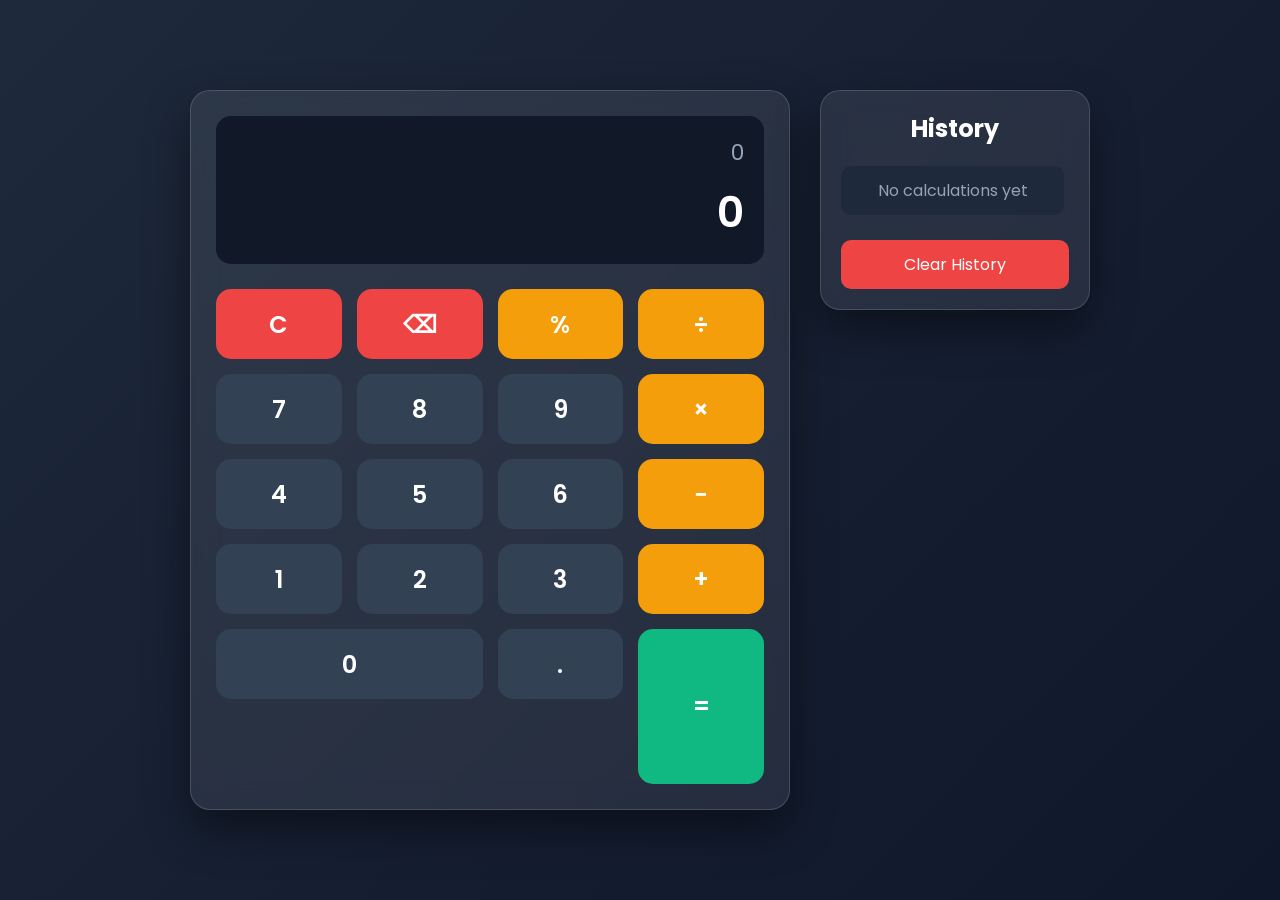
<file: OIBSIPWebDev-L2-Calculator/index.html>
<!DOCTYPE html>
<html lang="en">

<head>
    <meta charset="UTF-8">
    <meta name="viewport" content="width=device-width, initial-scale=1.0">
    <title>Advanced Calculator</title>

    <link rel="stylesheet" href="style.css">
</head>

<body>

    <div class="container">

        <!-- Calculator -->
        <div class="calculator">

            <!-- Display -->
            <div class="display">

                <div id="expression" class="expression">
                    0
                </div>

                <div id="result" class="result">
                    0
                </div>

            </div>

            <!-- Buttons -->
            <div class="buttons">

                <!-- Row 1 -->
                <button class="btn function" data-value="C" aria-label="Clear">
                    C
                </button>

                <button class="btn function" data-value="backspace" aria-label="Backspace">
                    ⌫
                </button>

                <button class="btn operator" data-value="%">
                    %
                </button>

                <button class="btn operator" data-value="/">
                    ÷
                </button>

                <!-- Row 2 -->
                <button class="btn number" data-value="7">
                    7
                </button>

                <button class="btn number" data-value="8">
                    8
                </button>

                <button class="btn number" data-value="9">
                    9
                </button>

                <button class="btn operator" data-value="*">
                    ×
                </button>

                <!-- Row 3 -->
                <button class="btn number" data-value="4">
                    4
                </button>

                <button class="btn number" data-value="5">
                    5
                </button>

                <button class="btn number" data-value="6">
                    6
                </button>

                <button class="btn operator" data-value="-">
                    −
                </button>

                <!-- Row 4 -->
                <button class="btn number" data-value="1">
                    1
                </button>

                <button class="btn number" data-value="2">
                    2
                </button>

                <button class="btn number" data-value="3">
                    3
                </button>

                <button class="btn operator" data-value="+">
                    +
                </button>

                <!-- Row 5 -->
                <button class="btn zero number" data-value="0">
                    0
                </button>

                <button class="btn number" data-value=".">
                    .
                </button>

                <button class="btn equal" data-value="=">
                    =
                </button>

            </div>

        </div>

        <!-- History Panel -->
        <div class="history">

            <h2>History</h2>

            <ul id="historyList">

                <li class="empty">
                    No calculations yet
                </li>

            </ul>

            <button id="clearHistory" class="history-btn">
                Clear History
            </button>

        </div>

    </div>

    <script src="script.js"></script>

</body>

</html>
</file>
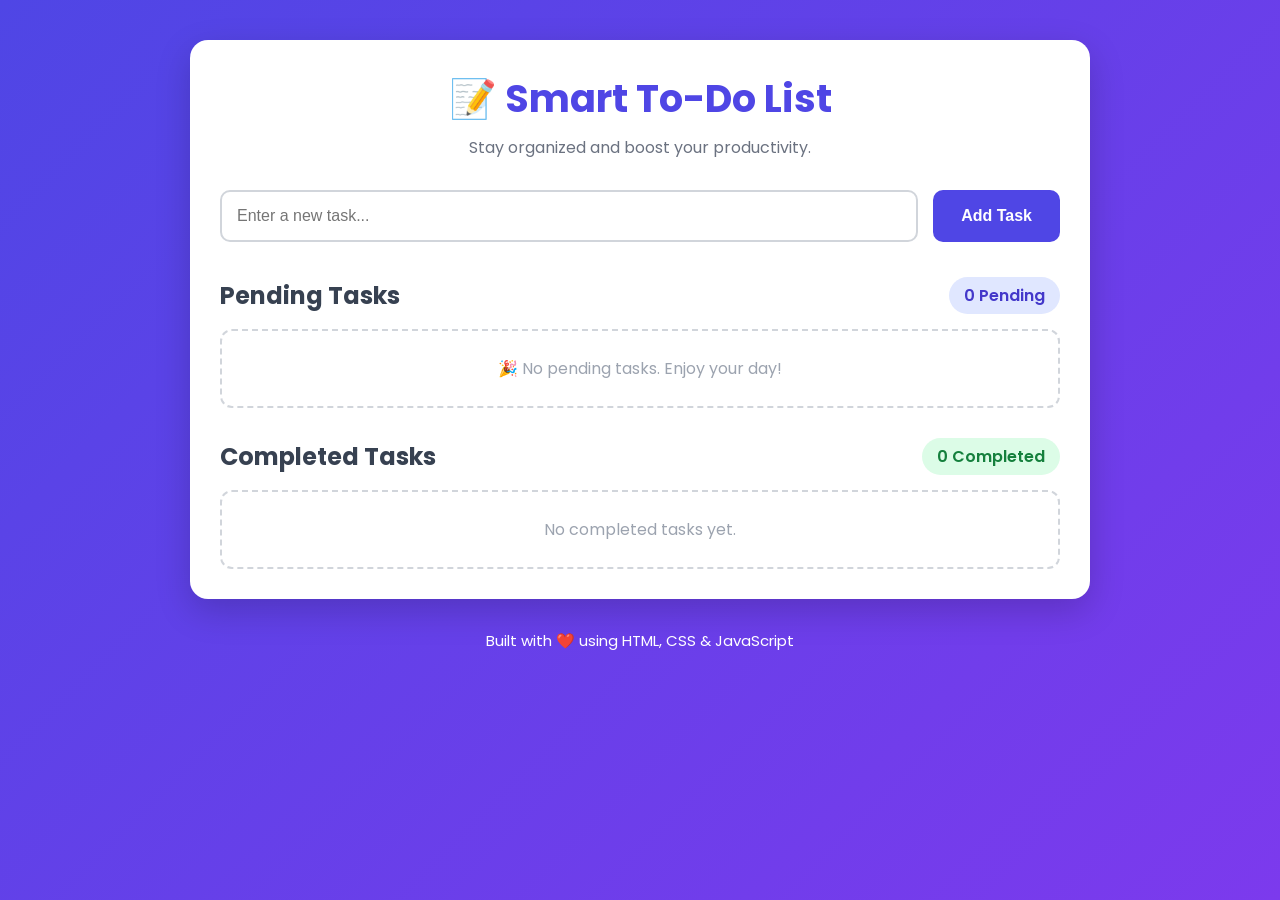
<file: OIBSIPWebDev-L2-to-do_app/index.html>
<!DOCTYPE html>
<html lang="en">
<head>
    <meta charset="UTF-8">
    <meta name="viewport" content="width=device-width, initial-scale=1.0">
    <title>Smart To-Do List</title>

    <!-- Google Font -->
    <link href="https://fonts.googleapis.com/css2?family=Poppins:wght@300;400;500;600;700&display=swap" rel="stylesheet">

    <!-- CSS -->
    <link rel="stylesheet" href="style.css">
</head>
<body>

    <div class="container">

        <!-- ================= HEADER ================= -->

        <header>
            <h1>📝 Smart To-Do List</h1>
            <p>Stay organized and boost your productivity.</p>
        </header>

        <!-- ================= ADD TASK ================= -->

        <section class="task-input">

            <input
                type="text"
                id="taskInput"
                placeholder="Enter a new task..."
            >

            <button id="addBtn">
                Add Task
            </button>

        </section>

        <!-- ================= PENDING ================= -->

        <section class="task-section">

            <div class="section-header">

                <h2>Pending Tasks</h2>

                <span class="counter" id="pendingCount">
                    0 Pending
                </span>

            </div>

            <p
                class="empty-message"
                id="pendingEmpty"
            >
                🎉 No pending tasks. Enjoy your day!
            </p>

            <div
                class="task-list"
                id="pendingList"
            ></div>

        </section>

        <!-- ================= COMPLETED ================= -->

        <section class="task-section">

            <div class="section-header">

                <h2>Completed Tasks</h2>

                <span class="counter completed" id="completedCount">
                    0 Completed
                </span>

            </div>

            <p
                class="empty-message"
                id="completedEmpty"
            >
                No completed tasks yet.
            </p>

            <div
                class="task-list"
                id="completedList"
            ></div>

        </section>

    </div>

    <!-- ================= FOOTER ================= -->

    <footer>

        <p>
            Built with ❤️ using HTML, CSS & JavaScript
        </p>

    </footer>

    <!-- JavaScript -->

    <script src="script.js"></script>

</body>
</html>
</file>
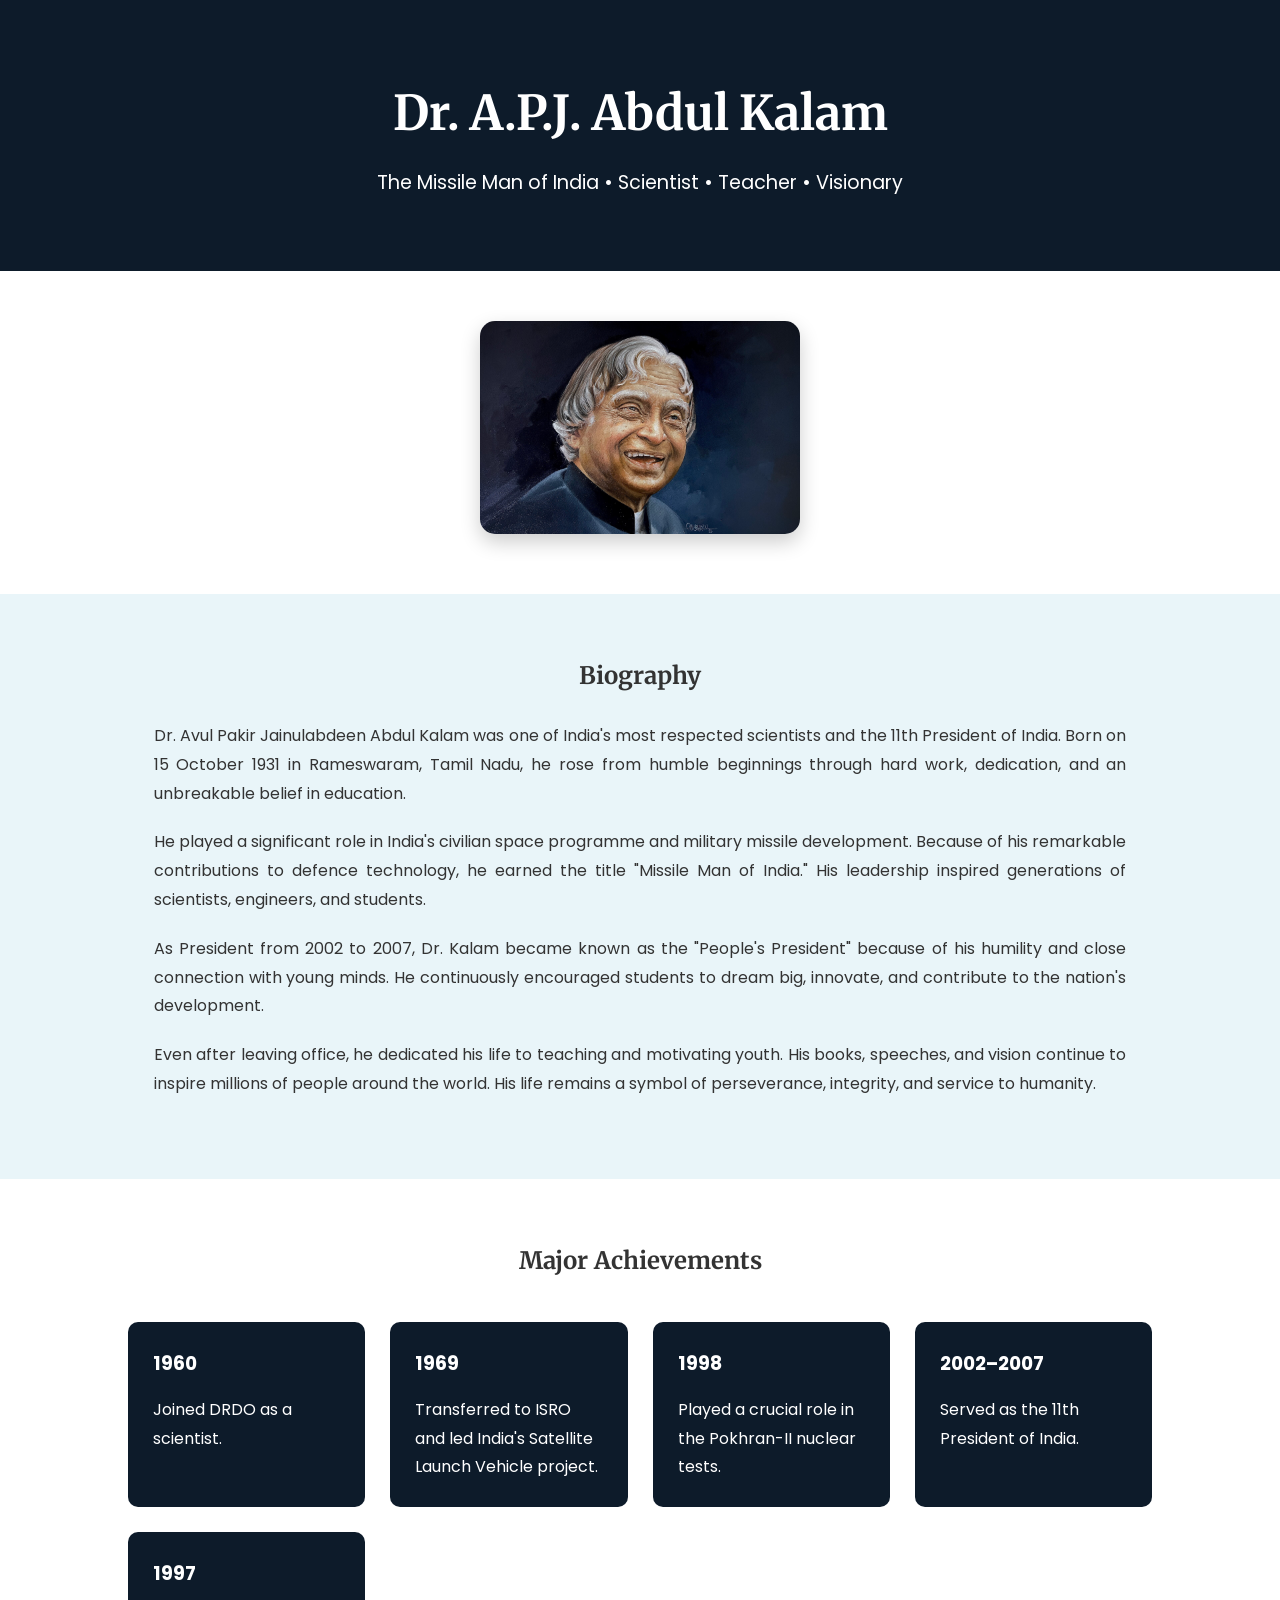
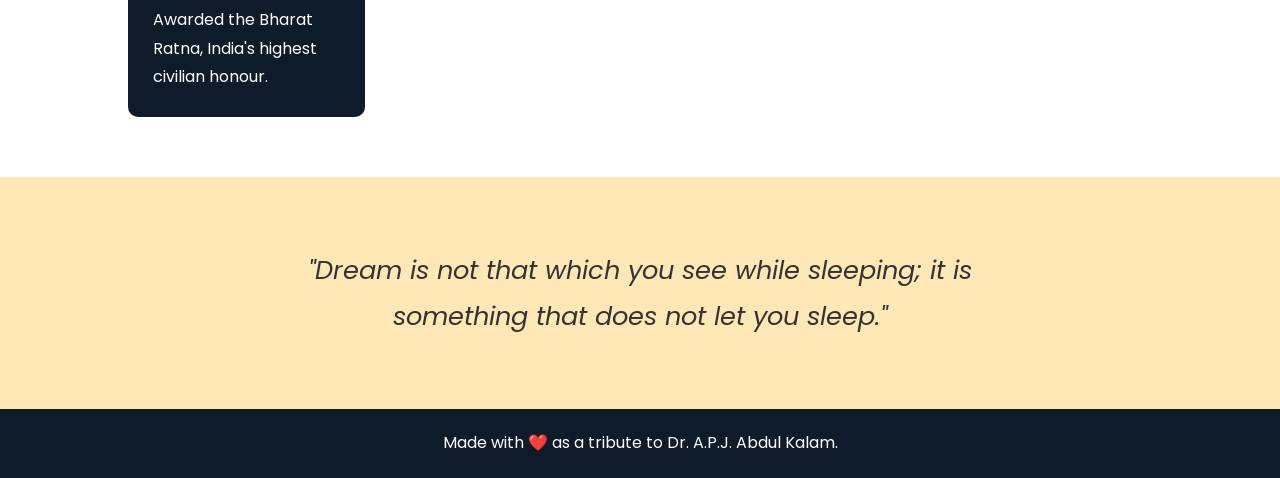
<file: OIBSIPWebDev-L2-tributepage/index.html>
<!DOCTYPE html>
<html lang="en">
<head>
    <meta charset="UTF-8">
    <meta name="viewport" content="width=device-width, initial-scale=1.0">
    <title>Tribute to Dr. A.P.J. Abdul Kalam</title>

    <link rel="stylesheet" href="style.css">

    <link href="https://fonts.googleapis.com/css2?family=Merriweather:wght@700&family=Poppins:wght@300;400;500;600&display=swap" rel="stylesheet">
</head>

<body>

<header class="hero">

    <h1>Dr. A.P.J. Abdul Kalam</h1>

    <p>The Missile Man of India • Scientist • Teacher • Visionary</p>

</header>


<section class="image-section">

    <img src="images/kalam.jpg" alt="Dr. APJ Abdul Kalam">

</section>


<section class="about">

    <h2>Biography</h2>

    <p>
        Dr. Avul Pakir Jainulabdeen Abdul Kalam was one of India's most respected scientists and
        the 11th President of India. Born on 15 October 1931 in Rameswaram, Tamil Nadu,
        he rose from humble beginnings through hard work, dedication, and an unbreakable belief
        in education.
    </p>

    <p>
        He played a significant role in India's civilian space programme and military missile
        development. Because of his remarkable contributions to defence technology, he earned
        the title "Missile Man of India." His leadership inspired generations of scientists,
        engineers, and students.
    </p>

    <p>
        As President from 2002 to 2007, Dr. Kalam became known as the "People's President"
        because of his humility and close connection with young minds. He continuously encouraged
        students to dream big, innovate, and contribute to the nation's development.
    </p>

    <p>
        Even after leaving office, he dedicated his life to teaching and motivating youth.
        His books, speeches, and vision continue to inspire millions of people around the world.
        His life remains a symbol of perseverance, integrity, and service to humanity.
    </p>

</section>


<section class="timeline">

    <h2>Major Achievements</h2>

    <div class="cards">

        <div class="card">
            <h3>1960</h3>
            <p>Joined DRDO as a scientist.</p>
        </div>

        <div class="card">
            <h3>1969</h3>
            <p>Transferred to ISRO and led India's Satellite Launch Vehicle project.</p>
        </div>

        <div class="card">
            <h3>1998</h3>
            <p>Played a crucial role in the Pokhran-II nuclear tests.</p>
        </div>

        <div class="card">
            <h3>2002–2007</h3>
            <p>Served as the 11th President of India.</p>
        </div>

        <div class="card">
            <h3>1997</h3>
            <p>Awarded the Bharat Ratna, India's highest civilian honour.</p>
        </div>

    </div>

</section>


<section class="quote">

    <blockquote>

        "Dream is not that which you see while sleeping; it is something that does not let you sleep."

    </blockquote>

</section>


<footer>

    <p>Made with ❤️ as a tribute to Dr. A.P.J. Abdul Kalam.</p>

</footer>

</body>
</html>
</file>
<file: OIBSIPWebDev-L2-Calculator/style.css>
/* ===========================
   GOOGLE FONT
=========================== */
@import url('https://fonts.googleapis.com/css2?family=Poppins:wght@300;400;500;600&display=swap');

/* ===========================
   RESET
=========================== */
*{
    margin:0;
    padding:0;
    box-sizing:border-box;
    font-family:'Poppins',sans-serif;
}

/* ===========================
   BODY
=========================== */
body{
    min-height:100vh;
    display:flex;
    justify-content:center;
    align-items:center;
    background:linear-gradient(135deg,#1e293b,#0f172a);
    padding:30px;
}

/* ===========================
   CONTAINER
=========================== */
.container{

    width:100%;
    max-width:900px;

    display:flex;
    gap:30px;
    align-items:flex-start;
    justify-content:center;

}

/* ===========================
   CALCULATOR
=========================== */
.calculator{

    flex:1;

    background:rgba(255,255,255,.08);

    backdrop-filter:blur(15px);

    border:1px solid rgba(255,255,255,.15);

    border-radius:20px;

    padding:25px;

    box-shadow:
    0 20px 45px rgba(0,0,0,.45);

}

/* ===========================
   DISPLAY
=========================== */

.display{

    background:#111827;

    border-radius:15px;

    padding:20px;

    margin-bottom:25px;

    min-height:120px;

    display:flex;

    flex-direction:column;

    justify-content:center;

    word-wrap:break-word;

    overflow:hidden;

}

.expression{

    color:#94a3b8;

    font-size:22px;

    text-align:right;

    min-height:35px;

    overflow-wrap:anywhere;

}

.result{

    color:#ffffff;

    font-size:42px;

    font-weight:600;

    text-align:right;

    margin-top:10px;

    overflow-wrap:anywhere;

}

/* ===========================
   BUTTON GRID
=========================== */

.buttons{

    display:grid;

    grid-template-columns:repeat(4,1fr);

    gap:15px;

}

/* ===========================
   DEFAULT BUTTON
=========================== */

.btn{

    height:70px;

    border:none;

    border-radius:15px;

    cursor:pointer;

    font-size:24px;

    font-weight:600;

    color:white;

    background:#334155;

    transition:.18s;

    user-select:none;

}

/* ===========================
   HOVER
=========================== */

.btn:hover{

    transform:translateY(-3px);

    filter:brightness(110%);

}

/* ===========================
   CLICK EFFECT
=========================== */

.btn:active{

    transform:scale(.95);

}

/* ===========================
   NUMBER BUTTONS
=========================== */

.number{

    background:#334155;

}

/* ===========================
   OPERATOR BUTTONS
=========================== */

.operator{

    background:#f59e0b;

}

/* ===========================
   FUNCTION BUTTONS
=========================== */

.function{

    background:#ef4444;

}

/* ===========================
   EQUAL BUTTON
=========================== */

.equal{

    background:#10b981;

    grid-row:span 2;

    height:155px;

}

/* ===========================
   ZERO BUTTON
=========================== */

.zero{

    grid-column:span 2;

}

/* ===========================
   HISTORY
=========================== */

.history{

    width:270px;

    background:rgba(255,255,255,.08);

    backdrop-filter:blur(15px);

    border-radius:20px;

    border:1px solid rgba(255,255,255,.15);

    padding:20px;

    color:white;

    box-shadow:0 20px 45px rgba(0,0,0,.45);

}

/* ===========================
   HISTORY TITLE
=========================== */

.history h2{

    text-align:center;

    margin-bottom:20px;

    font-size:24px;

}

/* ===========================
   HISTORY LIST
=========================== */

#historyList{

    list-style:none;

    max-height:350px;

    overflow-y:auto;

    padding-right:5px;

}

#historyList li{

    background:#1e293b;

    margin-bottom:10px;

    padding:12px;

    border-radius:10px;

    word-break:break-word;

    font-size:16px;

}

.empty{

    color:#94a3b8;

    text-align:center;

}

/* ===========================
   CLEAR HISTORY BUTTON
=========================== */

.history-btn{

    margin-top:15px;

    width:100%;

    padding:12px;

    border:none;

    border-radius:10px;

    background:#ef4444;

    color:white;

    font-size:16px;

    cursor:pointer;

    transition:.2s;

}

.history-btn:hover{

    transform:translateY(-2px);

}

/* ===========================
   SCROLLBAR
=========================== */

#historyList::-webkit-scrollbar{

    width:8px;

}

#historyList::-webkit-scrollbar-thumb{

    background:#64748b;

    border-radius:20px;

}

/* ===========================
   RESPONSIVE
=========================== */

@media(max-width:900px){

.container{

    flex-direction:column;

    align-items:center;

}

.history{

    width:100%;

}

}

@media(max-width:500px){

.calculator{

    padding:18px;

}

.btn{

    height:60px;

    font-size:22px;

}

.equal{

    height:135px;

}

.result{

    font-size:34px;

}

.expression{

    font-size:18px;

}

}
</file>
<file: OIBSIPWebDev-L2-to-do_app/style.css>
/* ==========================
   GOOGLE FONT & RESET
========================== */

* {
    margin: 0;
    padding: 0;
    box-sizing: border-box;
}

body {
    font-family: "Poppins", sans-serif;
    background: linear-gradient(135deg, #4f46e5, #7c3aed);
    min-height: 100vh;
    padding: 40px 20px;
    color: #1f2937;
}

/* ==========================
   CONTAINER
========================== */

.container {
    max-width: 900px;
    margin: auto;
    background: #ffffff;
    border-radius: 18px;
    padding: 30px;
    box-shadow: 0 12px 35px rgba(0,0,0,.18);
}

/* ==========================
   HEADER
========================== */

header {
    text-align: center;
    margin-bottom: 30px;
}

header h1 {
    font-size: 2.4rem;
    color: #4f46e5;
}

header p {
    margin-top: 8px;
    color: #6b7280;
}

/* ==========================
   INPUT SECTION
========================== */

.task-input {
    display: flex;
    gap: 15px;
    margin-bottom: 35px;
}

.task-input input {
    flex: 1;
    padding: 15px;
    border: 2px solid #d1d5db;
    border-radius: 10px;
    font-size: 16px;
    transition: .3s;
}

.task-input input:focus {
    outline: none;
    border-color: #4f46e5;
}

.task-input button {
    padding: 15px 28px;
    border: none;
    border-radius: 10px;
    background: #4f46e5;
    color: white;
    cursor: pointer;
    font-size: 16px;
    font-weight: 600;
    transition: .3s;
}

.task-input button:hover {
    background: #4338ca;
    transform: translateY(-2px);
}

/* ==========================
   SECTIONS
========================== */

.task-section {
    margin-top: 30px;
}

.section-header {
    display: flex;
    justify-content: space-between;
    align-items: center;
    margin-bottom: 15px;
}

.section-header h2 {
    color: #374151;
}

.counter {
    background: #e0e7ff;
    color: #4338ca;
    padding: 6px 15px;
    border-radius: 25px;
    font-weight: 600;
}

.counter.completed {
    background: #dcfce7;
    color: #15803d;
}

/* ==========================
   EMPTY MESSAGE
========================== */

.empty-message {
    text-align: center;
    color: #9ca3af;
    padding: 25px;
    border: 2px dashed #d1d5db;
    border-radius: 12px;
}

/* ==========================
   TASK LIST
========================== */

.task-list {
    display: flex;
    flex-direction: column;
    gap: 18px;
}

/* ==========================
   TASK CARD
========================== */

.task-card {
    background: #f9fafb;
    border-left: 6px solid #4f46e5;
    border-radius: 12px;
    padding: 18px;
    box-shadow: 0 5px 12px rgba(0,0,0,.08);
    transition: .3s;
}

.task-card:hover {
    transform: translateY(-3px);
    box-shadow: 0 10px 18px rgba(0,0,0,.12);
}

.completed-card {
    border-left: 6px solid #22c55e;
}

/* ==========================
   TASK TEXT
========================== */

.task-title {
    font-size: 18px;
    font-weight: 600;
    margin-bottom: 12px;
    word-wrap: break-word;
}

.completed-task {
    text-decoration: line-through;
    color: gray;
}

/* ==========================
   TIMESTAMP
========================== */

.task-time {
    font-size: 13px;
    color: #6b7280;
    margin-bottom: 15px;
    line-height: 1.6;
}

/* ==========================
   BUTTONS
========================== */

.task-buttons {
    display: flex;
    gap: 10px;
    flex-wrap: wrap;
}

.task-buttons button {
    border: none;
    padding: 10px 15px;
    border-radius: 8px;
    color: white;
    cursor: pointer;
    font-size: 14px;
    transition: .3s;
}

/* Complete */

.complete-btn {
    background: #22c55e;
}

.complete-btn:hover {
    background: #15803d;
}

/* Undo */

.undo-btn {
    background: #7c3aed;
}

.undo-btn:hover {
    background: #6d28d9;
}

/* Edit */

.edit-btn {
    background: #f59e0b;
}

.edit-btn:hover {
    background: #d97706;
}

/* Delete */

.delete-btn {
    background: #ef4444;
}

.delete-btn:hover {
    background: #dc2626;
}

/* Save */

.save-btn {
    background: #2563eb;
}

.save-btn:hover {
    background: #1d4ed8;
}

/* ==========================
   EDIT INPUT
========================== */

.edit-input {
    width: 100%;
    padding: 10px;
    margin-bottom: 15px;
    border-radius: 8px;
    border: 2px solid #d1d5db;
    font-size: 15px;
}

/* ==========================
   FOOTER
========================== */

footer {
    margin-top: 30px;
    text-align: center;
    color: white;
    font-size: 15px;
}

/* ==========================
   SCROLLBAR
========================== */

::-webkit-scrollbar {
    width: 10px;
}

::-webkit-scrollbar-thumb {
    background: #4f46e5;
    border-radius: 20px;
}

::-webkit-scrollbar-track {
    background: #f3f4f6;
}

/* ==========================
   ANIMATION
========================== */

.task-card {
    animation: fadeIn .3s ease;
}

@keyframes fadeIn {

    from {
        opacity: 0;
        transform: translateY(15px);
    }

    to {
        opacity: 1;
        transform: translateY(0);
    }

}

/* ==========================
   RESPONSIVE
========================== */

@media (max-width:768px) {

    .container {
        padding: 20px;
    }

    header h1 {
        font-size: 2rem;
    }

    .task-input {
        flex-direction: column;
    }

    .task-input button {
        width: 100%;
    }

    .section-header {
        flex-direction: column;
        gap: 10px;
        align-items: flex-start;
    }

    .task-buttons {
        flex-direction: column;
    }

    .task-buttons button {
        width: 100%;
    }

}
</file>
<file: OIBSIPWebDev-L2-tributepage/style.css>
*{
    margin:0;
    padding:0;
    box-sizing:border-box;
}

body{

    font-family:'Poppins',sans-serif;
    background:#f4f7f8;
    color:#333;
    line-height:1.8;
}

.hero{

    background:#0d1b2a;
    color:white;
    text-align:center;
    padding:70px 20px;
}

.hero h1{

    font-family:'Merriweather',serif;
    font-size:3rem;
}

.hero p{

    margin-top:10px;
    font-size:1.2rem;
}

.image-section{

    background:white;
    padding:50px 20px;
    text-align:center;
}

.image-section img{

    width:320px;
    max-width:90%;
    border-radius:15px;
    box-shadow:0 8px 20px rgba(0,0,0,.2);
}

.about{

    background:#e9f5f9;
    padding:60px 12%;
}

.about h2{

    font-family:'Merriweather',serif;
    margin-bottom:25px;
    text-align:center;
}

.about p{

    margin-bottom:20px;
    text-align:justify;
}

.timeline{

    background:white;
    padding:60px 10%;
}

.timeline h2{

    text-align:center;
    font-family:'Merriweather',serif;
    margin-bottom:40px;
}

.cards{

    display:grid;
    grid-template-columns:repeat(auto-fit,minmax(220px,1fr));
    gap:25px;
}

.card{

    background:#0d1b2a;
    color:white;
    padding:25px;
    border-radius:10px;
    transition:.3s;
}

.card:hover{

    transform:translateY(-8px);
}

.card h3{

    margin-bottom:15px;
}

.quote{

    background:#ffe8b6;
    padding:70px 20px;
    text-align:center;
}

blockquote{

    font-size:1.6rem;
    font-style:italic;
    max-width:800px;
    margin:auto;
}

footer{

    background:#0d1b2a;
    color:white;
    text-align:center;
    padding:20px;
}

@media(max-width:768px){

.hero h1{

    font-size:2.2rem;
}

blockquote{

    font-size:1.2rem;
}

.about{

    padding:40px 8%;
}

.timeline{

    padding:40px 8%;
}

}
</file>
